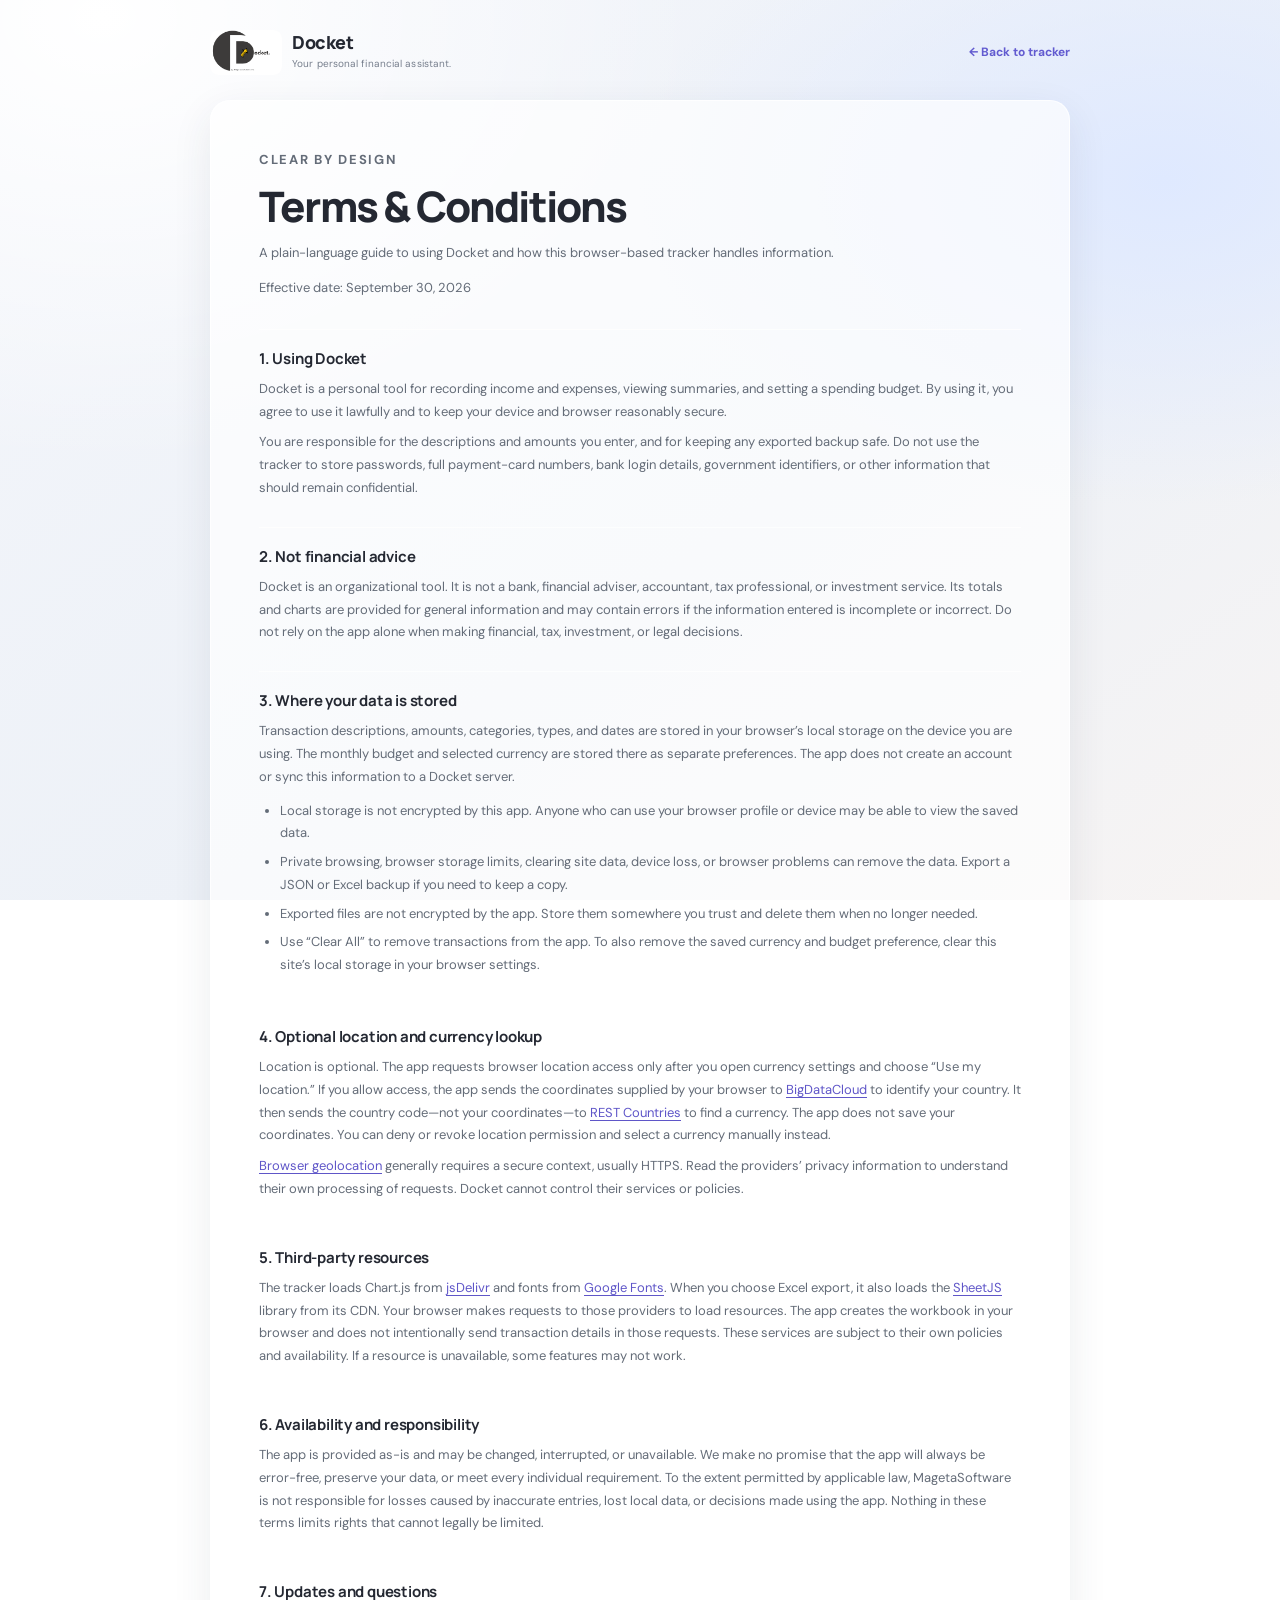
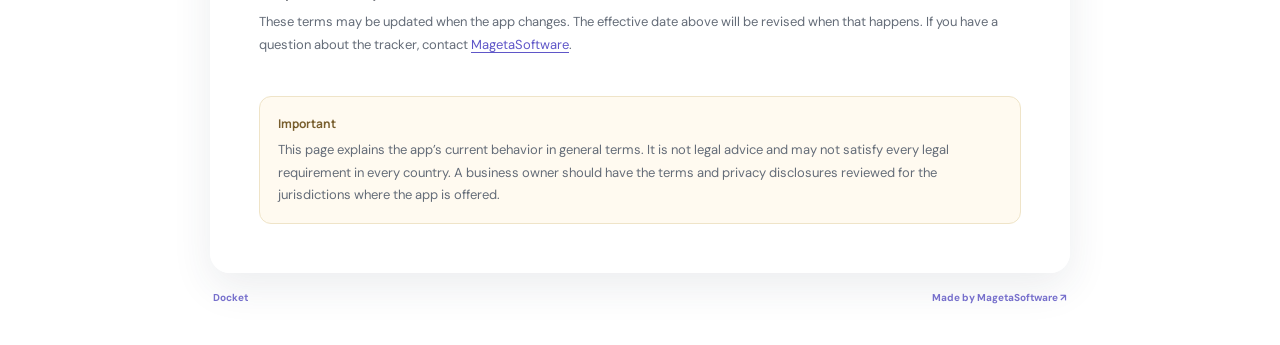
<file: terms.html>
<!doctype html>
<html lang="en">
<head>
  <meta charset="utf-8">
  <meta name="viewport" content="width=device-width, initial-scale=1">
  <meta name="theme-color" content="#f5f6f8">
  <meta name="description" content="Terms of use and privacy information for Docket Personal Finance Tracker.">
  <title>Terms &amp; Conditions — Docket</title>
  <link rel="preconnect" href="https://fonts.googleapis.com">
  <link rel="preconnect" href="https://fonts.gstatic.com" crossorigin>
  <link href="https://fonts.googleapis.com/css2?family=DM+Sans:wght@400;500;600;700&family=Manrope:wght@500;600;700;800&display=swap" rel="stylesheet">
  <link rel="stylesheet" href="styles.css">
  <link rel="stylesheet" href="currency.css">
  <link rel="stylesheet" href="terms.css">
</head>
<body>
  <main class="shell legal-shell">
    <header class="topbar legal-topbar">
      <a class="brand" href="index.html" aria-label="Return to Docket"><span class="brand-mark"><img class="logo-for-light" src="assets/Docket light.png" alt="Docket logo"><img class="logo-for-dark" src="assets/Docket Logo Dark.png" alt=""></span><span><strong>Docket</strong><small>Your personal financial assistant.</small></span></a>
      <a class="legal-back" href="index.html">← Back to tracker</a>
    </header>
    <article class="legal-card">
      <p class="kicker">CLEAR BY DESIGN</p>
      <h1>Terms &amp; Conditions</h1>
      <p class="legal-intro">A plain-language guide to using Docket and how this browser-based tracker handles information.</p>
      <p class="updated">Effective date: September 30, 2026</p>

      <section><h2>1. Using Docket</h2><p>Docket is a personal tool for recording income and expenses, viewing summaries, and setting a spending budget. By using it, you agree to use it lawfully and to keep your device and browser reasonably secure.</p><p>You are responsible for the descriptions and amounts you enter, and for keeping any exported backup safe. Do not use the tracker to store passwords, full payment-card numbers, bank login details, government identifiers, or other information that should remain confidential.</p></section>

      <section><h2>2. Not financial advice</h2><p>Docket is an organizational tool. It is not a bank, financial adviser, accountant, tax professional, or investment service. Its totals and charts are provided for general information and may contain errors if the information entered is incomplete or incorrect. Do not rely on the app alone when making financial, tax, investment, or legal decisions.</p></section>

      <section><h2>3. Where your data is stored</h2><p>Transaction descriptions, amounts, categories, types, and dates are stored in your browser’s local storage on the device you are using. The monthly budget and selected currency are stored there as separate preferences. The app does not create an account or sync this information to a Docket server.</p><ul><li>Local storage is not encrypted by this app. Anyone who can use your browser profile or device may be able to view the saved data.</li><li>Private browsing, browser storage limits, clearing site data, device loss, or browser problems can remove the data. Export a JSON or Excel backup if you need to keep a copy.</li><li>Exported files are not encrypted by the app. Store them somewhere you trust and delete them when no longer needed.</li><li>Use “Clear All” to remove transactions from the app. To also remove the saved currency and budget preference, clear this site’s local storage in your browser settings.</li></ul></section>

      <section><h2>4. Optional location and currency lookup</h2><p>Location is optional. The app requests browser location access only after you open currency settings and choose “Use my location.” If you allow access, the app sends the coordinates supplied by your browser to <a href="https://www.bigdatacloud.com/privacy-and-cookie-policy" target="_blank" rel="noopener noreferrer">BigDataCloud</a> to identify your country. It then sends the country code—not your coordinates—to <a href="https://restcountries.com/legal/privacy-policy" target="_blank" rel="noopener noreferrer">REST Countries</a> to find a currency. The app does not save your coordinates. You can deny or revoke location permission and select a currency manually instead.</p><p><a href="https://developer.mozilla.org/en-US/docs/Web/API/Geolocation_API" target="_blank" rel="noopener noreferrer">Browser geolocation</a> generally requires a secure context, usually HTTPS. Read the providers’ privacy information to understand their own processing of requests. Docket cannot control their services or policies.</p></section>

      <section><h2>5. Third-party resources</h2><p>The tracker loads Chart.js from <a href="https://www.jsdelivr.com/terms/privacy-policy" target="_blank" rel="noopener noreferrer">jsDelivr</a> and fonts from <a href="https://policies.google.com/privacy" target="_blank" rel="noopener noreferrer">Google Fonts</a>. When you choose Excel export, it also loads the <a href="https://docs.sheetjs.com/" target="_blank" rel="noopener noreferrer">SheetJS</a> library from its CDN. Your browser makes requests to those providers to load resources. The app creates the workbook in your browser and does not intentionally send transaction details in those requests. These services are subject to their own policies and availability. If a resource is unavailable, some features may not work.</p></section>

      <section><h2>6. Availability and responsibility</h2><p>The app is provided as-is and may be changed, interrupted, or unavailable. We make no promise that the app will always be error-free, preserve your data, or meet every individual requirement. To the extent permitted by applicable law, MagetaSoftware is not responsible for losses caused by inaccurate entries, lost local data, or decisions made using the app. Nothing in these terms limits rights that cannot legally be limited.</p></section>

      <section><h2>7. Updates and questions</h2><p>These terms may be updated when the app changes. The effective date above will be revised when that happens. If you have a question about the tracker, contact <a href="https://magetasoftware-in.vercel.app/" target="_blank" rel="noopener noreferrer">MagetaSoftware</a>.</p></section>

      <aside class="legal-note"><strong>Important</strong><p>This page explains the app’s current behavior in general terms. It is not legal advice and may not satisfy every legal requirement in every country. A business owner should have the terms and privacy disclosures reviewed for the jurisdictions where the app is offered.</p></aside>
    </article>
      <footer class="legal-footer"><a href="index.html">Docket</a><a href="https://magetasoftware-in.vercel.app/" target="_blank" rel="noopener noreferrer">Made by MagetaSoftware ↗</a></footer>
  </main>
</body>
</html>
</file>
<file: styles.css>
:root{color-scheme:light;--bg:#f5f6f8;--surface:#fff;--ink:#242832;--muted:#9095a1;--line:#eceef2;--green:#19865f;--green-soft:#e9f6ef;--coral:#df6960;--coral-soft:#fff0ee;--violet:#6e62df;--shadow:0 9px 28px rgba(29,35,53,.045);--radius:17px}*{box-sizing:border-box}body{margin:0;background:var(--bg);color:var(--ink);font:14px/1.5 "DM Sans",sans-serif;-webkit-font-smoothing:antialiased}button,input,select{font:inherit}button{cursor:pointer}button:focus-visible,a:focus-visible,input:focus-visible,select:focus-visible{outline:3px solid #a9a3f7;outline-offset:2px}.shell{width:min(1140px,calc(100% - 48px));margin:auto;padding:28px 0 24px}.topbar{height:48px;display:flex;justify-content:space-between;align-items:center;margin-bottom:39px}.brand{display:flex;gap:10px;align-items:center;color:inherit;text-decoration:none}.brand-mark{width:39px;height:39px;border-radius:13px;background:#272b37;color:#fff;display:grid;place-items:center}.brand-mark svg{width:21px}.brand>span:last-child{display:grid}.brand strong{font:800 17px/1.05 Manrope,sans-serif;letter-spacing:-.7px}.brand small{font-size:10px;color:var(--muted);margin-top:4px}.top-actions{display:flex;align-items:center;gap:9px}.local-badge{font-size:11px;color:#7f8792;display:flex;align-items:center;gap:7px;margin-right:8px}.local-badge i,.live-dot{display:inline-block;width:7px;height:7px;border-radius:50%;background:#41b882}.icon-button{display:grid;place-items:center;width:36px;height:36px;background:var(--surface);border:1px solid var(--line);border-radius:10px;color:#66707f;transition:.18s}.icon-button:hover{transform:translateY(-1px);border-color:#cfd3dc}.icon-button svg{width:16px}.icon-button.danger-icon:hover{color:var(--coral);border-color:#f1cbc6}.welcome{display:flex;justify-content:space-between;align-items:flex-end;margin-bottom:24px}.kicker{font-size:10px;letter-spacing:1.7px;font-weight:700;color:#969ba5;margin:0 0 8px}.welcome h1{font:800 clamp(30px,4vw,43px)/1.13 Manrope,sans-serif;letter-spacing:-2px;margin:0}.welcome h1 span{color:#959aa5}.welcome-copy{font-size:13px;color:#818793;margin:9px 0 0}.date-chip{display:flex;align-items:center;gap:9px;background:var(--surface);border:1px solid var(--line);border-radius:10px;padding:9px 12px;font-size:11px;color:#727985;margin-bottom:4px}.date-chip svg{width:15px;color:#989eaa}.mobile-break{display:none}.metrics{display:grid;grid-template-columns:1.2fr 1fr 1fr;gap:14px;margin-bottom:18px}.metric-card,.panel{background:var(--surface);border:1px solid var(--line);border-radius:var(--radius);box-shadow:var(--shadow)}.metric-card{padding:17px 19px 16px;min-height:126px}.metric-top{display:flex;justify-content:space-between;align-items:center}.metric-label{font-weight:600;font-size:12px;color:#707783}.metric-icon{width:31px;height:31px;border-radius:10px;display:grid;place-items:center}.metric-icon svg{width:16px;height:16px}.violet{color:var(--violet);background:#f0efff}.green{color:var(--green);background:var(--green-soft)}.coral{color:var(--coral);background:var(--coral-soft)}.metric-value{font:800 25px/1.2 Manrope,sans-serif;letter-spacing:-1px;margin:12px 0 7px}.green-text{color:var(--green)}.coral-text{color:var(--coral)}.metric-foot{display:flex;align-items:center;gap:6px;font-size:10px;color:#a0a5ae}.live-dot{width:6px;height:6px}.content-grid{display:grid;grid-template-columns:minmax(0,1.62fr) minmax(290px,.95fr);gap:16px;align-items:start}.left-column,.right-column{display:grid;gap:16px;min-width:0}.panel{padding:19px 20px}.section-heading,.section-heading>div:first-child{display:flex;align-items:center}.section-heading{justify-content:space-between;gap:10px}.section-heading>div:first-child{gap:10px}.heading-icon{width:34px;height:34px;border-radius:10px;display:grid;place-items:center;flex:none}.heading-icon svg{width:17px}.budget-heading-icon{color:#5b58bc;background:#f0efff}.chart-heading-icon{color:#287e64;background:#eaf6f0}.category-heading-icon{color:#bb8550;background:#faf2e6}.section-heading h2,.history-heading h2,.form-heading h2{font:700 13px/1.3 Manrope,sans-serif;letter-spacing:-.2px;margin:0}.section-heading p,.form-heading p,.history-heading p{font-size:10px;color:#969ba5;margin:4px 0 0}.text-button{border:0;background:transparent;color:#645bd0;font-size:10px;font-weight:700;padding:5px 2px;white-space:nowrap}.text-button span{font-size:14px;margin-left:3px}.text-button:hover{color:#4239ae}.budget-main{display:flex;justify-content:space-between;align-items:baseline;margin:20px 0 10px}.budget-main strong{font:800 22px Manrope,sans-serif;letter-spacing:-.8px}.budget-main>div:first-child span{font-size:10px;color:#949aa4}.budget-target{font-size:10px;color:#9298a3}.progress-track{width:100%;height:8px;border-radius:20px;background:#f0f1f4;overflow:hidden}.progress-track span{display:block;width:0;height:100%;background:linear-gradient(90deg,#8179e9,#5c53cb);border-radius:inherit;transition:width .35s ease}.progress-track.over span{background:linear-gradient(90deg,#ef957e,#df605c)}.budget-foot{display:flex;justify-content:space-between;gap:8px;margin-top:9px;color:#999eaa;font-size:10px}.chart-panel{padding-bottom:15px}.chart-heading{margin-bottom:15px}.small-select{border:1px solid var(--line);background:#fff;color:#727986;border-radius:8px;padding:7px 26px 7px 9px;font-size:10px;outline:none;max-width:130px}.chart-container{position:relative;height:210px}.chart-legend{display:flex;justify-content:center;gap:18px;color:#7b828e;font-size:10px;margin-top:7px}.chart-legend span{display:flex;align-items:center;gap:6px}.legend-dot{width:7px;height:7px;border-radius:50%}.income-dot{background:#44ad81}.expense-dot{background:#eb8277}.chart-fallback{height:100%;display:grid;place-items:center;color:var(--muted);font-size:11px;text-align:center}.history-panel{padding:0;overflow:hidden}.history-heading{display:flex;align-items:center;justify-content:space-between;padding:18px 20px 13px}.filter-bar{display:flex;gap:8px;padding:0 20px 13px}.search-box{height:34px;display:flex;gap:7px;align-items:center;min-width:100px;flex:1;border:1px solid var(--line);border-radius:8px;padding:0 9px;color:#a0a5ae}.search-box svg{width:15px;flex:none}.search-box input{min-width:0;width:100%;border:0;outline:0;background:transparent;color:var(--ink);font-size:10px}.search-box input::placeholder{color:#a8adb6}.filter-bar .small-select{height:34px}.month-select{max-width:125px}.transaction-list{border-top:1px solid var(--line)}.transaction{display:grid;grid-template-columns:minmax(0,1fr) auto 30px;gap:11px;align-items:center;padding:11px 20px;border-bottom:1px solid #f1f2f5}.transaction:last-child{border-bottom:0}.tx-main{display:flex;align-items:center;gap:10px;min-width:0}.tx-icon{width:33px;height:33px;flex:none;border-radius:10px;background:#f4f5f8;color:#667181;display:grid;place-items:center}.tx-icon.income{background:#eaf6ef;color:var(--green)}.tx-icon.expense{background:#fff0ee;color:var(--coral)}.tx-icon svg{width:15px}.tx-copy{min-width:0}.tx-title{font-size:11px;font-weight:700;white-space:nowrap;overflow:hidden;text-overflow:ellipsis}.tx-meta{display:flex;align-items:center;gap:6px;margin-top:3px;color:#a0a5ae;font-size:9px}.tag{padding:1px 6px;background:#f4f5f8;color:#7c838f;border-radius:4px}.tx-amount{font:700 11px Manrope,sans-serif;white-space:nowrap}.tx-amount.income{color:var(--green)}.tx-amount.expense{color:var(--coral)}.delete-button{width:27px;height:27px;display:grid;place-items:center;border:0;border-radius:7px;background:transparent;color:#a6abb4}.delete-button:hover{background:#fff0ee;color:var(--coral)}.delete-button svg{width:14px}.empty-state{padding:31px 15px;text-align:center;color:#999eaa;font-size:11px}.form-panel{padding:20px}.form-heading{display:flex;align-items:center;gap:10px;padding-bottom:17px;border-bottom:1px solid #f0f1f4;margin-bottom:15px}.form-icon{width:34px;height:34px;border-radius:10px;background:#272b37;color:#fff;display:grid;place-items:center}.form-icon svg{width:17px}.field{display:flex;flex-direction:column;gap:6px;min-width:0;margin-bottom:12px}.field label,.field>span:first-child{font-size:10px;font-weight:700;color:#626a77}.field input,.field select{width:100%;height:38px;border:1px solid #e8eaf0;border-radius:8px;background:#fff;color:#353b46;padding:0 10px;outline:0;font-size:11px;transition:border-color .16s,box-shadow .16s}.field input:focus,.field select:focus,.small-select:focus,.search-box:focus-within{border-color:#a39cf0;box-shadow:0 0 0 3px #7167db14}.field input::placeholder{color:#b2b6bf}.field-row{display:grid;grid-template-columns:1fr 1fr;gap:9px}.amount-input{height:38px;display:flex;align-items:center;border:1px solid #e8eaf0;border-radius:8px;overflow:hidden;color:#a0a5ae;font-size:11px}.amount-input:focus-within{border-color:#a39cf0;box-shadow:0 0 0 3px #7167db14}.amount-input>span{padding-left:10px}.amount-input input{height:100%;border:0;box-shadow:none!important;padding-left:5px}.field .amount-input{margin-top:0}.submit-button{width:100%;height:41px;display:flex;align-items:center;justify-content:center;gap:8px;border:0;border-radius:9px;background:#272b37;color:white;font-size:11px;font-weight:700;transition:.18s}.submit-button:hover{background:#414756;transform:translateY(-1px)}.submit-button svg{width:15px}.category-panel{padding-bottom:12px}.category-panel .section-heading{margin-bottom:11px}.category-breakdown{display:grid;gap:0}.category-row{display:grid;grid-template-columns:minmax(0,1fr) auto;align-items:center;gap:10px;padding:8px 0;border-top:1px solid #f2f3f5}.category-label{display:flex;align-items:center;gap:8px;min-width:0;font-size:10px;color:#616875}.category-color{width:8px;height:8px;border-radius:3px;flex:none}.category-label span:last-child{overflow:hidden;text-overflow:ellipsis;white-space:nowrap}.category-value{font:600 10px Manrope,sans-serif;color:#454b56}.category-empty{font-size:10px;color:#9ca1ab;padding:14px 0 4px}.toast{position:fixed;z-index:10;left:50%;bottom:22px;transform:translate(-50%,15px);opacity:0;pointer-events:none;background:#272b37;color:#fff;padding:10px 15px;border-radius:10px;box-shadow:0 10px 25px #1e233333;font-size:11px;font-weight:600;transition:.2s}.toast.show{opacity:1;transform:translate(-50%,0)}.budget-dialog{width:min(420px,calc(100% - 28px));padding:22px;border:1px solid var(--line);border-radius:18px;background:#fff;color:var(--ink);box-shadow:0 24px 70px #161b2c33}.budget-dialog::backdrop{background:#20243675;backdrop-filter:blur(3px)}.dialog-top{display:flex;justify-content:space-between;align-items:flex-start}.dialog-top h2{font:800 20px Manrope,sans-serif;letter-spacing:-.7px;margin:0}.dialog-top .kicker{margin-bottom:5px}.dialog-close{border:0;background:#f4f5f7;border-radius:8px;width:30px;height:30px;color:#737985;font-size:20px;line-height:1}.dialog-copy{font-size:12px;color:#858b96;margin:9px 0 19px}.budget-dialog .field{margin:0}.dialog-actions{display:flex;justify-content:flex-end;gap:8px;margin-top:19px}.dialog-actions button{width:auto;padding:0 15px}.cancel-button{height:41px;border:1px solid var(--line);border-radius:9px;background:#fff;color:#616875;font-size:11px;font-weight:700}.sr-only{position:absolute!important;width:1px;height:1px;padding:0;margin:-1px;overflow:hidden;clip:rect(0,0,0,0);white-space:nowrap;border:0}footer{display:flex;justify-content:space-between;gap:10px;padding:20px 3px 0;color:#a3a8b1;font-size:10px}@media(max-width:820px){.shell{width:min(100% - 32px,640px);padding-top:20px}.topbar{margin-bottom:30px}.content-grid{grid-template-columns:1fr}.right-column{grid-template-columns:1fr 1fr;align-items:start}.form-panel{grid-row:span 2}.category-panel{grid-column:2}.chart-container{height:200px}}@media(max-width:560px){.shell{width:calc(100% - 24px);padding-top:14px}.topbar{margin-bottom:27px}.local-badge{font-size:0;margin-right:0;gap:0}.local-badge i{width:8px;height:8px}.top-actions{gap:6px}.icon-button{width:33px;height:33px}.welcome{align-items:flex-start;gap:8px}.welcome h1{font-size:32px;letter-spacing:-1.5px}.welcome-copy{font-size:11px;max-width:245px}.date-chip{font-size:0;padding:9px;margin-top:2px}.date-chip svg{width:16px}.mobile-break{display:block}.metrics{gap:8px;grid-template-columns:repeat(3,minmax(0,1fr))}.metric-card{min-height:110px;padding:12px 10px;border-radius:13px}.metric-label{font-size:10px}.metric-icon{width:26px;height:26px;border-radius:8px}.metric-icon svg{width:14px}.metric-value{font-size:17px;letter-spacing:-.7px;margin:10px 0 6px}.metric-foot{font-size:8px;line-height:1.3}.metric-foot .live-dot{display:none}.content-grid,.left-column,.right-column{gap:12px}.panel{border-radius:14px;padding:15px}.history-panel{padding:0}.right-column{grid-template-columns:1fr}.form-panel{grid-row:auto}.category-panel{grid-column:auto}.section-heading h2,.history-heading h2,.form-heading h2{font-size:12px}.chart-container{height:195px}.filter-bar{padding:0 12px 12px;gap:5px}.history-heading{padding:15px 13px 12px}.filter-bar .small-select{max-width:92px;padding-left:7px;padding-right:19px;font-size:9px}.month-select{max-width:98px}.transaction{padding:10px 12px;gap:6px;grid-template-columns:minmax(0,1fr) auto 27px}.tx-main{gap:8px}.tx-icon{width:30px;height:30px}.tx-title{font-size:10px}.tx-meta{font-size:8px;gap:4px}.tx-amount{font-size:10px}.field-row{gap:7px}.field input,.field select,.amount-input{font-size:10px}footer{font-size:9px;flex-direction:column;align-items:center;padding-top:17px}}@media(prefers-reduced-motion:reduce){*,*::before,*::after{scroll-behavior:auto!important;transition:none!important}}
/* Savings and finance assistant */
.savings-heading-icon,.assistant-heading-icon{font:700 14px Manrope,sans-serif;color:#287e64;background:#eaf6f0}.assistant-heading-icon{color:#5b58bc;background:#f0efff}.savings-stats{display:grid;grid-template-columns:1fr 1fr;gap:10px;margin:15px 0}.savings-stats>div{display:grid;gap:5px;padding:11px;background:#f8f9fb;border-radius:9px}.savings-stats span,.savings-note{font-size:9px;color:#9298a3}.savings-stats strong{font:700 15px Manrope,sans-serif;overflow-wrap:anywhere}.savings-panel .field{font-size:10px;font-weight:700;color:#626a77;margin-bottom:6px}.savings-entry{display:grid;grid-template-columns:minmax(0,1fr) auto;gap:8px}.savings-entry .submit-button{width:auto;padding:0 16px}.savings-note{line-height:1.5;margin:8px 0 0}.assistant-messages{display:grid;gap:8px;max-height:190px;overflow:auto;margin:13px 0}.assistant-messages p{margin:0;padding:9px 10px;border-radius:9px;font-size:10px;line-height:1.5}.assistant-reply{background:#f4f5f8;color:#626a77}.assistant-question{justify-self:end;max-width:90%;background:#f0efff;color:#5148bb}.assistant-form{display:grid;grid-template-columns:minmax(0,1fr) auto;gap:7px}.assistant-form input{min-width:0;height:38px;border:1px solid #e8eaf0;border-radius:8px;padding:0 10px;outline:0;font-size:10px}.assistant-form input:focus{border-color:#a39cf0;box-shadow:0 0 0 3px #7167db14}.assistant-form button{border:0;border-radius:8px;background:#272b37;color:#fff;padding:0 12px;font-size:10px;font-weight:700}
/* Spending category pie chart */
.category-chart-container{position:relative;height:190px;margin:8px auto 14px;max-width:260px}.category-chart-container canvas{width:100%!important;height:100%!important}.category-chart-fallback{position:absolute;inset:0;display:grid;place-items:center;margin:0;padding:20px;text-align:center;color:#9ca1ab;font-size:10px}.category-chart-fallback[hidden],.category-chart-container canvas[hidden]{display:none!important}

/* Frosted glass light and dark themes */
:root{color-scheme:light;--bg:#eef2f8;--surface:rgba(255,255,255,.66);--ink:#242832;--muted:#777f8d;--line:rgba(255,255,255,.78);--shadow:0 14px 40px rgba(46,57,82,.09)}
body{background:radial-gradient(ellipse at 8% 2%,#fff 0,transparent 36%),radial-gradient(ellipse at 91% 20%,#dfe9ff 0,transparent 32%),linear-gradient(145deg,#f4f6fb,#edf1f7 58%,#f7f4f3);background-attachment:fixed;transition:background .25s,color .25s}
.panel,.metric-card,.date-chip,.icon-button,.currency-button,.budget-dialog{background:rgba(255,255,255,.66);backdrop-filter:blur(22px) saturate(155%);-webkit-backdrop-filter:blur(22px) saturate(155%);border-color:rgba(255,255,255,.78);box-shadow:0 14px 40px rgba(46,57,82,.08)}
.theme-button{width:36px;height:36px;display:grid;place-items:center;border:1px solid rgba(255,255,255,.8);border-radius:10px;background:rgba(255,255,255,.66);color:#66707f;backdrop-filter:blur(18px);-webkit-backdrop-filter:blur(18px);box-shadow:0 8px 22px rgba(46,57,82,.07);transition:transform .18s,border-color .18s}.theme-button:hover{transform:translateY(-1px);border-color:#cfd3dc}.theme-button svg{width:17px}
.field input,.field select,.amount-input,.assistant-form input,.small-select,.search-box{background:rgba(255,255,255,.7)}
html[data-theme="dark"]{color-scheme:dark;--bg:#11141b;--surface:rgba(31,36,48,.7);--ink:#f0f2f7;--muted:#9ca5b5;--line:rgba(255,255,255,.09);--shadow:0 16px 44px rgba(0,0,0,.22)}
html[data-theme="dark"] body{background:radial-gradient(ellipse at 8% 2%,#263044 0,transparent 36%),radial-gradient(ellipse at 91% 20%,#252a3a 0,transparent 32%),linear-gradient(145deg,#151923,#10131a 58%,#181720);color:var(--ink)}
html[data-theme="dark"] .panel,html[data-theme="dark"] .metric-card,html[data-theme="dark"] .date-chip,html[data-theme="dark"] .icon-button,html[data-theme="dark"] .currency-button,html[data-theme="dark"] .budget-dialog,html[data-theme="dark"] .theme-button{background:rgba(31,36,48,.68);border-color:rgba(255,255,255,.1);color:#e7eaf2;box-shadow:0 16px 44px rgba(0,0,0,.2)}
html[data-theme="dark"] .field input,html[data-theme="dark"] .field select,html[data-theme="dark"] .amount-input,html[data-theme="dark"] .assistant-form input,html[data-theme="dark"] .small-select,html[data-theme="dark"] .search-box{background:rgba(15,18,25,.58);border-color:rgba(255,255,255,.12);color:#edf0f7}
html[data-theme="dark"] .field input::placeholder,html[data-theme="dark"] .assistant-form input::placeholder,html[data-theme="dark"] .search-box input::placeholder{color:#828b9b}
html[data-theme="dark"] .search-box input{color:#edf0f7}
html[data-theme="dark"] .section-heading h2,html[data-theme="dark"] .history-heading h2,html[data-theme="dark"] .form-heading h2,html[data-theme="dark"] .welcome h1,html[data-theme="dark"] .tx-title,html[data-theme="dark"] .savings-stats strong{color:#f0f2f7}
html[data-theme="dark"] .field label,html[data-theme="dark"] .field>span:first-child,html[data-theme="dark"] .budget-main strong,html[data-theme="dark"] .dialog-top h2{color:#edf0f7}
html[data-theme="dark"] .welcome h1 span{color:#a7afbf}
html[data-theme="dark"] .welcome-copy,html[data-theme="dark"] .metric-label,html[data-theme="dark"] .section-heading p,html[data-theme="dark"] .form-heading p,html[data-theme="dark"] .history-heading p,html[data-theme="dark"] .date-chip,html[data-theme="dark"] .metric-foot,html[data-theme="dark"] .budget-foot,html[data-theme="dark"] .budget-target,html[data-theme="dark"] footer{color:#9ba4b3}
html[data-theme="dark"] .tx-meta,html[data-theme="dark"] .tx-meta span,html[data-theme="dark"] .dialog-copy,html[data-theme="dark"] .chart-legend,html[data-theme="dark"] .chart-legend span{color:#9ba4b3}
html[data-theme="dark"] .transaction,html[data-theme="dark"] .transaction-list,html[data-theme="dark"] .category-row,html[data-theme="dark"] .form-heading{border-color:rgba(255,255,255,.09)}
html[data-theme="dark"] .tag,html[data-theme="dark"] .tx-icon,html[data-theme="dark"] .savings-stats>div,html[data-theme="dark"] .assistant-reply{background:rgba(255,255,255,.08);color:#b4bdcc}
html[data-theme="dark"] .category-label,html[data-theme="dark"] .category-value,html[data-theme="dark"] .savings-stats span,html[data-theme="dark"] .savings-note,html[data-theme="dark"] .category-chart-fallback,html[data-theme="dark"] .empty-state{color:#9ba4b3}
html[data-theme="dark"] .progress-track{background:rgba(255,255,255,.1)}
html[data-theme="dark"] .assistant-question{background:rgba(117,106,230,.22);color:#c4beff}
html[data-theme="dark"] .cancel-button{background:rgba(255,255,255,.07);border-color:rgba(255,255,255,.14);color:#d7dce6}
html[data-theme="dark"] .dialog-close{background:rgba(255,255,255,.1);color:#d7dce6}
html[data-theme="dark"] .budget-dialog::backdrop{background:rgba(0,0,0,.72)}
html[data-theme="dark"] .budget-dialog .dialog-copy,html[data-theme="dark"] .dialog-top h2{color:#edf0f7}
html[data-theme="dark"] .category-breakdown{color:#edf0f7}
@media(max-width:560px){.theme-button{width:32px;height:32px}}

/* Docket identity and landing hero */
.brand{gap:10px}.brand-mark{width:72px;height:45px;flex:none;overflow:hidden;border-radius:8px;background:transparent;display:block}.brand-mark img{width:100%;height:100%;display:block;object-fit:cover;border-radius:8px}.logo-for-dark{display:none!important}html[data-theme="dark"] .logo-for-light{display:none!important}html[data-theme="dark"] .logo-for-dark{display:block!important}.brand strong{font-size:18px;letter-spacing:-.5px}.brand small{font-size:10px;letter-spacing:.1px}
.welcome{position:relative;align-items:center;gap:24px;padding:26px 30px;border:1px solid rgba(255,255,255,.7);border-radius:22px;background:linear-gradient(115deg,rgba(255,255,255,.7),rgba(255,255,255,.4));backdrop-filter:blur(24px) saturate(160%);-webkit-backdrop-filter:blur(24px) saturate(160%);box-shadow:0 18px 48px rgba(46,57,82,.08)}.welcome-copy-block{min-width:0}.welcome .kicker{color:#0d9488}.welcome h1{font-size:clamp(31px,4vw,43px);letter-spacing:-1.7px}.welcome h1 span{color:#0d9488}.welcome-copy{max-width:440px}.welcome-side{display:grid;justify-items:end;gap:8px;flex:none}.hero-logo{display:block;width:min(260px,25vw);height:auto;border-radius:12px;box-shadow:0 10px 25px rgba(15,23,42,.08)}.welcome-cta{display:inline-flex;align-items:center;gap:11px;margin-top:13px;padding:11px 15px;border-radius:10px;background:#0d9488;color:#fff;text-decoration:none;font-size:11px;font-weight:700;box-shadow:0 8px 18px rgba(13,148,136,.2);transition:transform .18s,background .18s}.welcome-cta:hover{transform:translateY(-1px);background:#0f766e}.welcome-cta span{font-size:16px;line-height:1}
.branded-empty{display:grid;justify-items:center;gap:7px;padding:28px 15px}.branded-empty img{width:148px;height:auto;border-radius:10px;margin-bottom:5px;box-shadow:0 8px 22px rgba(15,23,42,.07)}.branded-empty strong{color:var(--ink);font-size:12px}.branded-empty span{color:var(--muted);font-size:10px}
html[data-theme="dark"] .welcome{background:linear-gradient(115deg,rgba(31,36,48,.76),rgba(31,36,48,.45));border-color:rgba(255,255,255,.1)}html[data-theme="dark"] .welcome .kicker,html[data-theme="dark"] .welcome h1 span{color:#5eead4}html[data-theme="dark"] .welcome-cta{background:#0d9488;color:#f0fdfa}
@media(max-width:820px){.welcome{padding:21px;gap:12px}.hero-logo{width:min(210px,29vw)}}
@media(max-width:560px){.brand{gap:7px}.brand-mark{width:51px!important;height:32px!important}.brand strong{font-size:14px}.brand small{display:none}.welcome{padding:16px;gap:4px}.welcome h1{font-size:clamp(25px,7vw,32px)}.welcome-copy{font-size:10px}.welcome-side{gap:5px}.hero-logo{width:min(125px,29vw)}.welcome-cta{padding:9px 11px;margin-top:8px;font-size:10px}.branded-empty img{width:125px}}
@media(max-width:360px){.brand-mark{width:43px!important;height:28px!important}.brand{gap:5px}}
:root{--violet:#0d9488;--green:#0d9488;--green-soft:#ccfbf1}
.violet,.budget-heading-icon{color:#0d9488;background:#ccfbf1}.chart-heading-icon,.assistant-heading-icon{color:#0891b2;background:#cffafe}.progress-track span{background:linear-gradient(90deg,#06b6d4,#0d9488)}.text-button{color:#0d9488}.text-button:hover{color:#0f766e}
html[data-theme="dark"]{--violet:#5eead4;--green:#5eead4;--green-soft:rgba(13,148,136,.2)}html[data-theme="dark"] .violet,html[data-theme="dark"] .budget-heading-icon{color:#5eead4;background:rgba(13,148,136,.18)}html[data-theme="dark"] .chart-heading-icon,html[data-theme="dark"] .assistant-heading-icon{color:#67e8f9;background:rgba(6,182,212,.16)}
.form-notice{margin:10px 0 0;padding:9px 11px;border:1px solid rgba(13,148,136,.18);border-radius:9px;background:rgba(13,148,136,.08);color:#0f766e;font-size:11px;font-weight:600;line-height:1.45}.form-notice[hidden]{display:none!important}html[data-theme="dark"] .form-notice{border-color:rgba(94,234,212,.18);background:rgba(13,148,136,.15);color:#99f6e4}
</file>
<file: currency.css>
.currency-button{height:36px;display:flex;align-items:center;gap:7px;padding:0 9px;border:1px solid var(--line);border-radius:10px;background:#fff;color:#606875;font-size:10px;font-weight:700;transition:.18s}.currency-button:hover{border-color:#cfd3dc;transform:translateY(-1px)}.currency-button-symbol{width:19px;height:19px;border-radius:6px;background:#f0efff;color:#6258c8;display:grid;place-items:center;font-size:11px}.currency-button-caret{color:#a0a5ae;font-size:14px;margin-top:-5px}.location-actions{display:flex;gap:8px}.location-actions .submit-button{flex:1}.location-actions .cancel-button{padding:0 15px}.currency-divider{display:flex;align-items:center;gap:10px;margin:17px 0;color:#a0a5ae;font-size:9px;font-weight:700;letter-spacing:.8px}.currency-divider::before,.currency-divider::after{content:"";height:1px;background:var(--line);flex:1}.budget-dialog .field select{height:40px}.location-status{min-height:16px;margin:10px 0 0;color:#858b96;font-size:10px}.location-status.error{color:var(--coral)}footer a{color:#7770cc;font-weight:700;text-decoration:none}footer a:hover{text-decoration:underline}@media(max-width:560px){.currency-button{height:33px;padding:0 7px;font-size:9px;gap:4px}.currency-button-symbol{width:16px;height:16px;font-size:9px}.currency-button-caret{display:none}footer a{font-size:9px}}
</file>
<file: terms.css>
.legal-shell{width:min(860px,calc(100% - 48px));padding-bottom:40px}.legal-topbar{margin-bottom:24px}.legal-back{color:#625bd0;text-decoration:none;font-size:12px;font-weight:700}.legal-back:hover,.legal-card a:hover{text-decoration:underline}.legal-card{background:var(--surface);border:1px solid var(--line);border-radius:20px;box-shadow:var(--shadow);padding:clamp(22px,5vw,48px)}.legal-card>.kicker{margin-bottom:10px}.legal-card h1{font:800 clamp(30px,5vw,42px)/1.15 Manrope,sans-serif;letter-spacing:-1.8px;margin:0}.legal-intro{max-width:610px;color:#757c88;font-size:15px;margin:12px 0}.updated{color:#a0a5ae;font-size:11px;margin:0 0 29px}.legal-card section{padding:19px 0;border-top:1px solid var(--line)}.legal-card h2{font:700 15px/1.35 Manrope,sans-serif;letter-spacing:-.2px;margin:0 0 9px}.legal-card p,.legal-card li{color:#646c78;font-size:13px;line-height:1.75}.legal-card section p{margin:8px 0}.legal-card ul{padding-left:21px;margin:8px 0}.legal-card li{padding:3px 0}.legal-card a{color:#5f56c8;text-underline-offset:3px;overflow-wrap:anywhere}.legal-note{padding:16px 18px;border:1px solid #efe4c8;background:#fffaf0;border-radius:12px;margin-top:12px}.legal-note strong{font:700 12px Manrope,sans-serif;color:#785e2d}.legal-note p{margin:5px 0 0}.legal-footer{padding:17px 3px 0;font-size:10px}.legal-footer a{color:#7770cc;text-decoration:none;font-weight:700}.legal-footer a:hover{text-decoration:underline}@media(max-width:560px){.legal-shell{width:calc(100% - 24px);padding-top:12px}.legal-topbar{margin-bottom:15px}.legal-back{font-size:10px}.legal-card{padding:22px 18px;border-radius:15px}.legal-card h1{font-size:30px}.legal-intro{font-size:13px}.legal-card h2{font-size:13px}.legal-card p,.legal-card li{font-size:12px}.legal-footer{flex-direction:row;justify-content:space-between;font-size:9px}}
</file>
